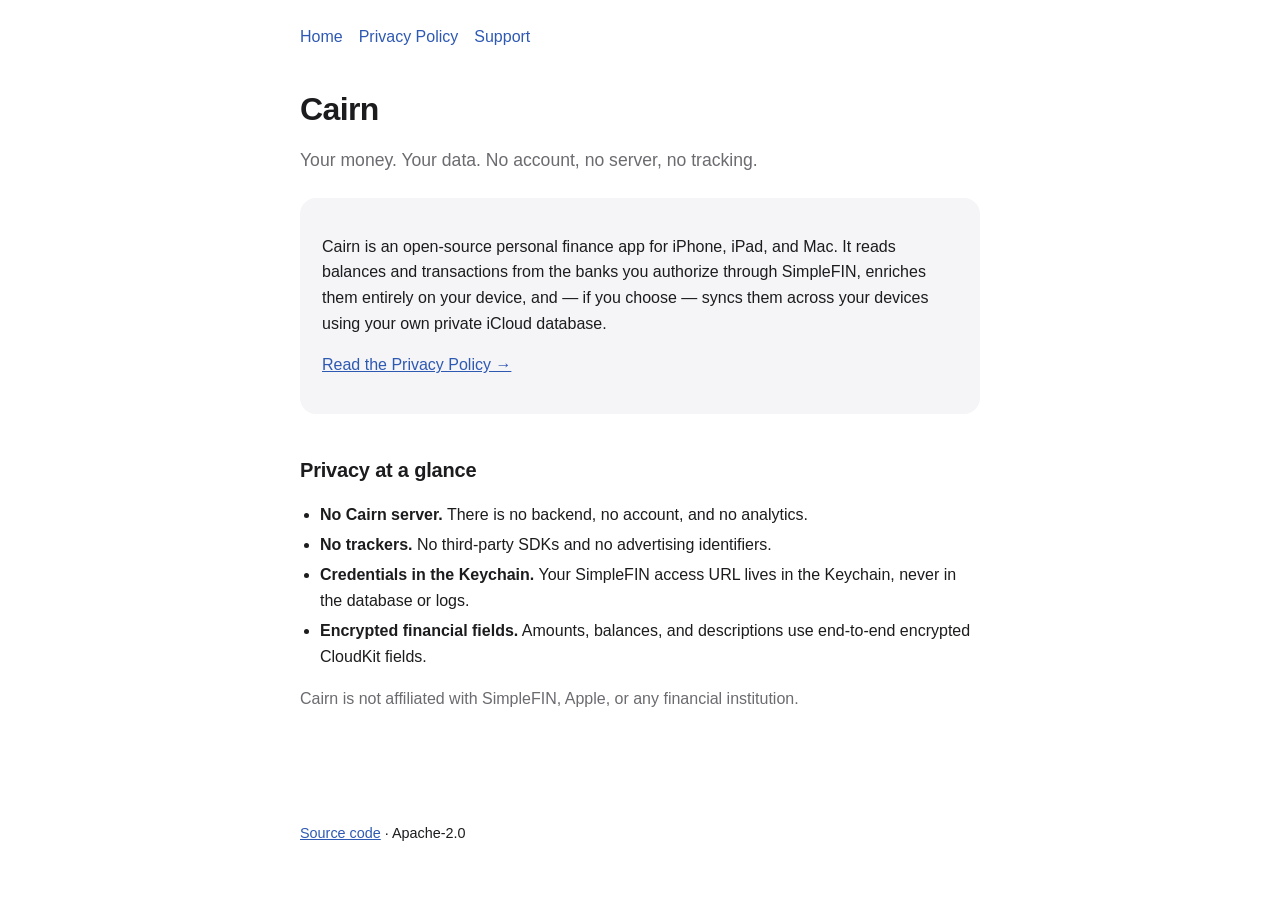
<file: index.html>
<!DOCTYPE html>
<html lang="en">
<head>
<meta charset="utf-8">
<meta name="viewport" content="width=device-width, initial-scale=1">
<title>Cairn — Privacy-First Personal Finance</title>
<meta name="description" content="Cairn is a privacy-first personal finance app for iPhone, iPad, and Mac. No account, no server, no tracking.">
<link rel="stylesheet" href="style.css">
</head>
<body>
<header class="site">
  <nav class="site"><a href="index.html">Home</a><a href="privacy.html">Privacy Policy</a><a href="support.html">Support</a></nav>
</header>
<main>
  <h1>Cairn</h1>
  <p class="lede">Your money. Your data. No account, no server, no tracking.</p>

  <div class="card">
    <p>Cairn is an open-source personal finance app for iPhone, iPad, and Mac. It reads balances and transactions from the banks you authorize through SimpleFIN, enriches them entirely on your device, and — if you choose — syncs them across your devices using your own private iCloud database.</p>
    <p><a href="privacy.html">Read the Privacy Policy →</a></p>
  </div>

  <h2>Privacy at a glance</h2>
  <ul>
    <li><strong>No Cairn server.</strong> There is no backend, no account, and no analytics.</li>
    <li><strong>No trackers.</strong> No third-party SDKs and no advertising identifiers.</li>
    <li><strong>Credentials in the Keychain.</strong> Your SimpleFIN access URL lives in the Keychain, never in the database or logs.</li>
    <li><strong>Encrypted financial fields.</strong> Amounts, balances, and descriptions use end-to-end encrypted CloudKit fields.</li>
  </ul>

  <p class="muted">Cairn is not affiliated with SimpleFIN, Apple, or any financial institution.</p>
</main>
<footer class="site">
  <p><a href="https://github.com/sehejjain/cairn">Source code</a> · Apache-2.0</p>
</footer>
</body>
</html>
</file>
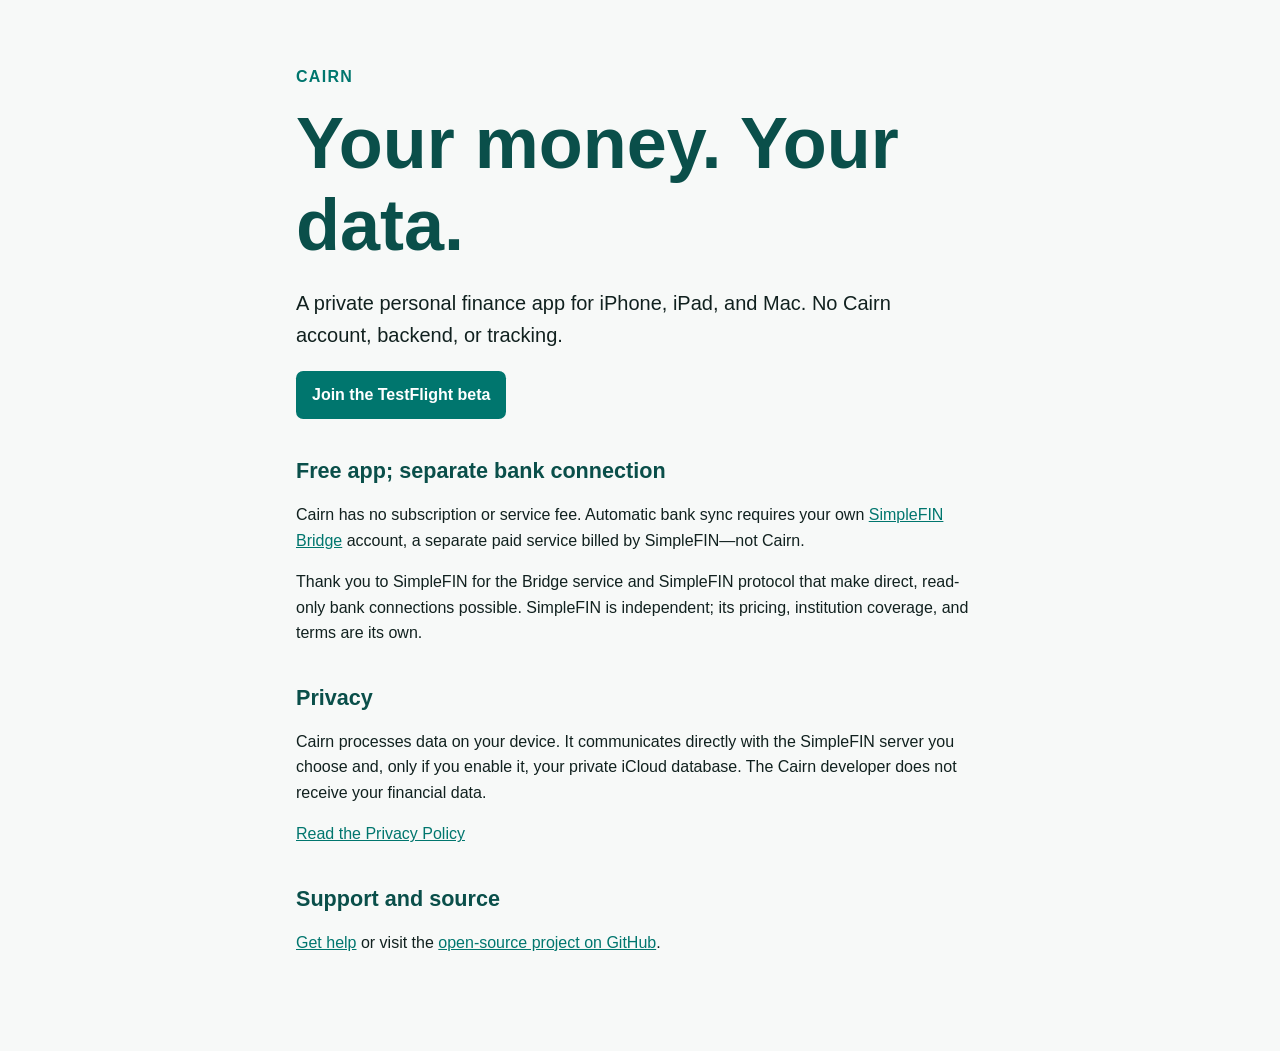
<file: docs/index.html>
<!doctype html>
<html lang="en">
  <head>
    <meta charset="utf-8">
    <meta name="viewport" content="width=device-width, initial-scale=1">
    <meta name="description" content="Cairn is a private, on-device personal finance app for Apple platforms.">
    <title>Cairn — Your money. Your data.</title>
    <link rel="stylesheet" href="site.css">
  </head>
  <body>
    <main>
      <p class="eyebrow">Cairn</p>
      <h1>Your money. Your data.</h1>
      <p class="lead">A private personal finance app for iPhone, iPad, and Mac. No Cairn account, backend, or tracking.</p>
      <p><a class="button" href="https://testflight.apple.com/join/zcmwDyef">Join the TestFlight beta</a></p>

      <section>
        <h2>Free app; separate bank connection</h2>
        <p>Cairn has no subscription or service fee. Automatic bank sync requires your own <a href="https://www.simplefin.org">SimpleFIN Bridge</a> account, a separate paid service billed by SimpleFIN—not Cairn.</p>
        <p>Thank you to SimpleFIN for the Bridge service and SimpleFIN protocol that make direct, read-only bank connections possible. SimpleFIN is independent; its pricing, institution coverage, and terms are its own.</p>
      </section>

      <section>
        <h2>Privacy</h2>
        <p>Cairn processes data on your device. It communicates directly with the SimpleFIN server you choose and, only if you enable it, your private iCloud database. The Cairn developer does not receive your financial data.</p>
        <p><a href="privacy.html">Read the Privacy Policy</a></p>
      </section>

      <section>
        <h2>Support and source</h2>
        <p><a href="support.html">Get help</a> or visit the <a href="https://github.com/sehejjain/cairn">open-source project on GitHub</a>.</p>
      </section>
    </main>
  </body>
</html>
</file>
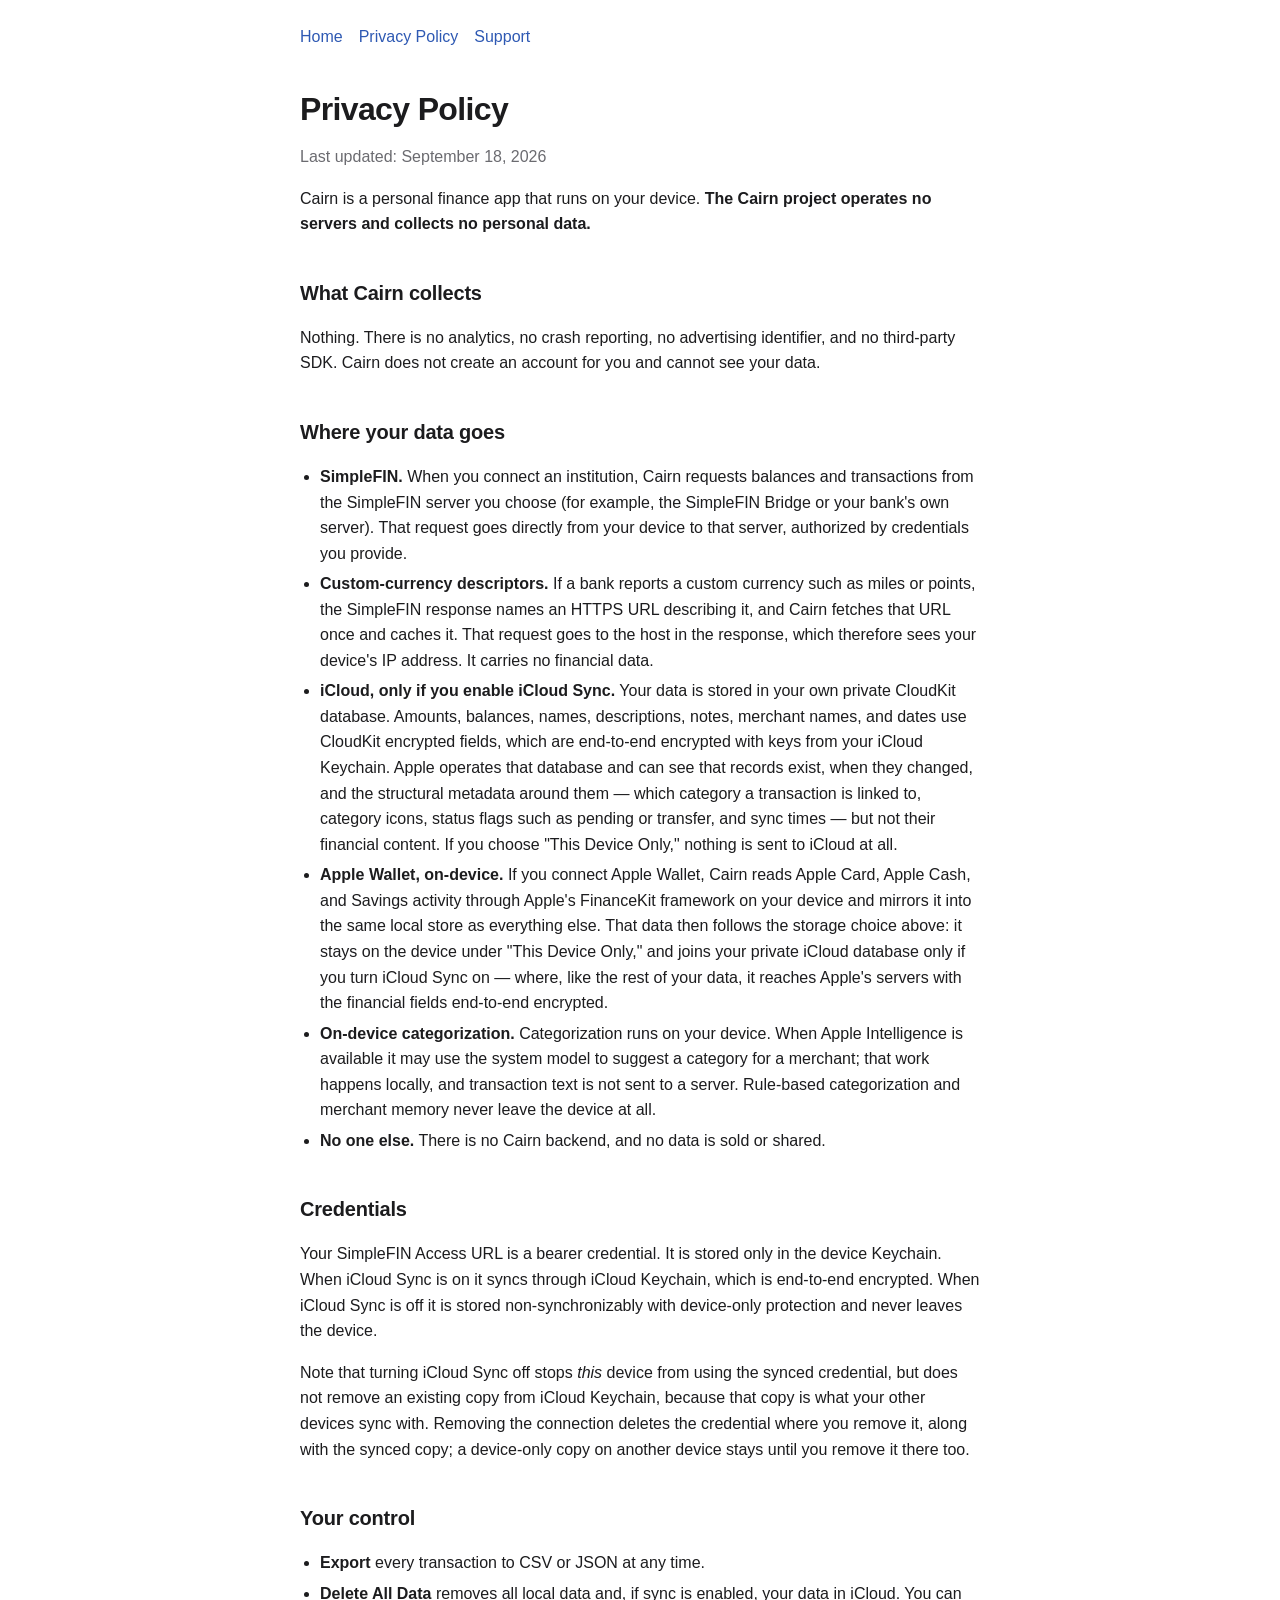
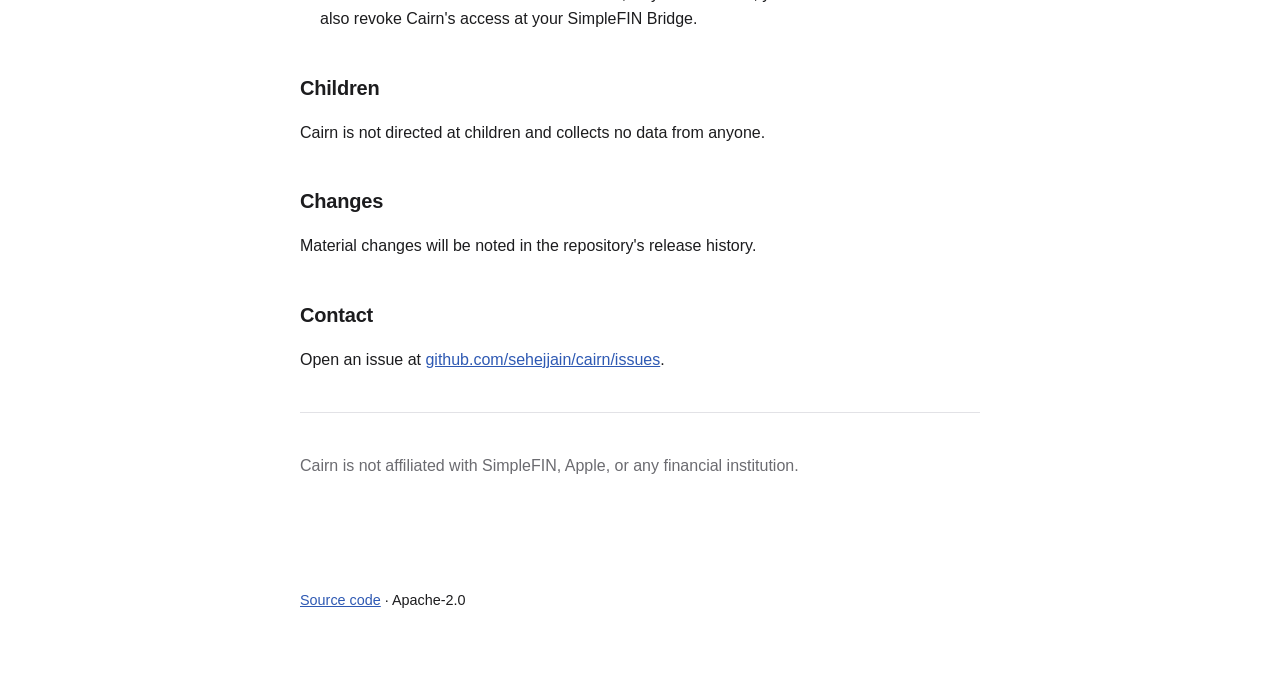
<file: privacy.html>
<!DOCTYPE html>
<html lang="en">
<head>
<meta charset="utf-8">
<meta name="viewport" content="width=device-width, initial-scale=1">
<title>Privacy Policy — Cairn</title>
<meta name="description" content="Cairn's privacy policy. Cairn collects no personal data and operates no servers.">
<link rel="stylesheet" href="style.css">
</head>
<body>
<header class="site">
  <nav class="site"><a href="index.html">Home</a><a href="privacy.html">Privacy Policy</a><a href="support.html">Support</a></nav>
</header>
<main>
  <h1>Privacy Policy</h1>
  <p class="muted">Last updated: September 18, 2026</p>

  <p>Cairn is a personal finance app that runs on your device. <strong>The Cairn project operates no servers and collects no personal data.</strong></p>

  <h2>What Cairn collects</h2>
  <p>Nothing. There is no analytics, no crash reporting, no advertising identifier, and no third-party SDK. Cairn does not create an account for you and cannot see your data.</p>

  <h2>Where your data goes</h2>
  <ul>
    <li>
      <strong>SimpleFIN.</strong> When you connect an institution, Cairn requests balances and transactions from the SimpleFIN server you choose (for example, the SimpleFIN Bridge or your bank's own server). That request goes directly from your device to that server, authorized by credentials you provide.
    </li>
    <li>
      <strong>Custom-currency descriptors.</strong> If a bank reports a custom currency such as miles or points, the SimpleFIN response names an HTTPS URL describing it, and Cairn fetches that URL once and caches it. That request goes to the host in the response, which therefore sees your device's IP address. It carries no financial data.
    </li>
    <li>
      <strong>iCloud, only if you enable iCloud Sync.</strong> Your data is stored in your own private CloudKit database. Amounts, balances, names, descriptions, notes, merchant names, and dates use CloudKit encrypted fields, which are end-to-end encrypted with keys from your iCloud Keychain. Apple operates that database and can see that records exist, when they changed, and the structural metadata around them — which category a transaction is linked to, category icons, status flags such as pending or transfer, and sync times — but not their financial content. If you choose "This Device Only," nothing is sent to iCloud at all.
    </li>
    <li>
      <strong>Apple Wallet, on-device.</strong> If you connect Apple Wallet, Cairn reads Apple Card, Apple Cash, and Savings activity through Apple's FinanceKit framework on your device and mirrors it into the same local store as everything else. That data then follows the storage choice above: it stays on the device under "This Device Only," and joins your private iCloud database only if you turn iCloud Sync on — where, like the rest of your data, it reaches Apple's servers with the financial fields end-to-end encrypted.
    </li>
    <li>
      <strong>On-device categorization.</strong> Categorization runs on your device. When Apple Intelligence is available it may use the system model to suggest a category for a merchant; that work happens locally, and transaction text is not sent to a server. Rule-based categorization and merchant memory never leave the device at all.
    </li>
    <li>
      <strong>No one else.</strong> There is no Cairn backend, and no data is sold or shared.
    </li>
  </ul>

  <h2>Credentials</h2>
  <p>Your SimpleFIN Access URL is a bearer credential. It is stored only in the device Keychain. When iCloud Sync is on it syncs through iCloud Keychain, which is end-to-end encrypted. When iCloud Sync is off it is stored non-synchronizably with device-only protection and never leaves the device.</p>
  <p>Note that turning iCloud Sync off stops <em>this</em> device from using the synced credential, but does not remove an existing copy from iCloud Keychain, because that copy is what your other devices sync with. Removing the connection deletes the credential where you remove it, along with the synced copy; a device-only copy on another device stays until you remove it there too.</p>

  <h2>Your control</h2>
  <ul>
    <li><strong>Export</strong> every transaction to CSV or JSON at any time.</li>
    <li><strong>Delete All Data</strong> removes all local data and, if sync is enabled, your data in iCloud. You can also revoke Cairn's access at your SimpleFIN Bridge.</li>
  </ul>

  <h2>Children</h2>
  <p>Cairn is not directed at children and collects no data from anyone.</p>

  <h2>Changes</h2>
  <p>Material changes will be noted in the repository's release history.</p>

  <h2>Contact</h2>
  <p>Open an issue at <a href="https://github.com/sehejjain/cairn/issues">github.com/sehejjain/cairn/issues</a>.</p>

  <hr>
  <p class="muted">Cairn is not affiliated with SimpleFIN, Apple, or any financial institution.</p>
</main>
<footer class="site">
  <p><a href="https://github.com/sehejjain/cairn">Source code</a> · Apache-2.0</p>
</footer>
</body>
</html>
</file>
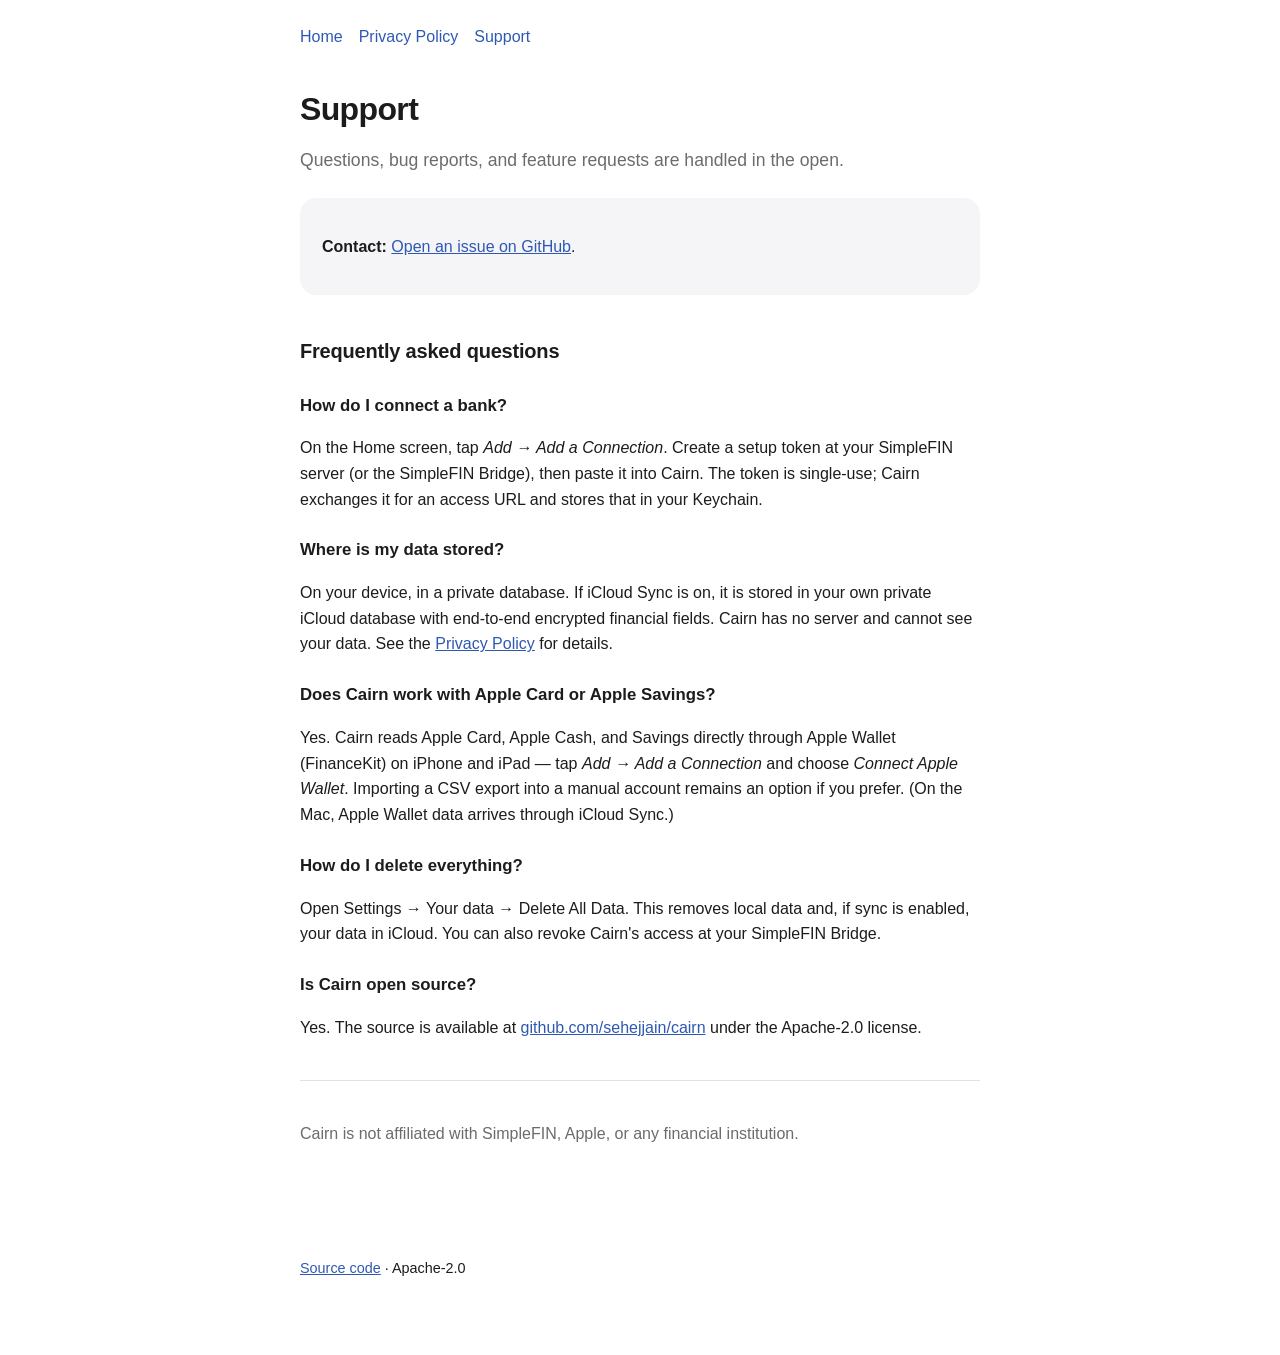
<file: support.html>
<!DOCTYPE html>
<html lang="en">
<head>
<meta charset="utf-8">
<meta name="viewport" content="width=device-width, initial-scale=1">
<title>Support — Cairn</title>
<meta name="description" content="Support and frequently asked questions for the Cairn personal finance app.">
<link rel="stylesheet" href="style.css">
</head>
<body>
<header class="site">
  <nav class="site"><a href="index.html">Home</a><a href="privacy.html">Privacy Policy</a><a href="support.html">Support</a></nav>
</header>
<main>
  <h1>Support</h1>
  <p class="lede">Questions, bug reports, and feature requests are handled in the open.</p>

  <div class="card">
    <p><strong>Contact:</strong> <a href="https://github.com/sehejjain/cairn/issues">Open an issue on GitHub</a>.</p>
  </div>

  <h2>Frequently asked questions</h2>

  <h3>How do I connect a bank?</h3>
  <p>On the Home screen, tap <em>Add → Add a Connection</em>. Create a setup token at your SimpleFIN server (or the SimpleFIN Bridge), then paste it into Cairn. The token is single-use; Cairn exchanges it for an access URL and stores that in your Keychain.</p>

  <h3>Where is my data stored?</h3>
  <p>On your device, in a private database. If iCloud Sync is on, it is stored in your own private iCloud database with end-to-end encrypted financial fields. Cairn has no server and cannot see your data. See the <a href="privacy.html">Privacy Policy</a> for details.</p>

  <h3>Does Cairn work with Apple Card or Apple Savings?</h3>
  <p>Yes. Cairn reads Apple Card, Apple Cash, and Savings directly through Apple Wallet (FinanceKit) on iPhone and iPad — tap <em>Add → Add a Connection</em> and choose <em>Connect Apple Wallet</em>. Importing a CSV export into a manual account remains an option if you prefer. (On the Mac, Apple Wallet data arrives through iCloud Sync.)</p>

  <h3>How do I delete everything?</h3>
  <p>Open Settings → Your data → Delete All Data. This removes local data and, if sync is enabled, your data in iCloud. You can also revoke Cairn's access at your SimpleFIN Bridge.</p>

  <h3>Is Cairn open source?</h3>
  <p>Yes. The source is available at <a href="https://github.com/sehejjain/cairn">github.com/sehejjain/cairn</a> under the Apache-2.0 license.</p>

  <hr>
  <p class="muted">Cairn is not affiliated with SimpleFIN, Apple, or any financial institution.</p>
</main>
<footer class="site">
  <p><a href="https://github.com/sehejjain/cairn">Source code</a> · Apache-2.0</p>
</footer>
</body>
</html>
</file>
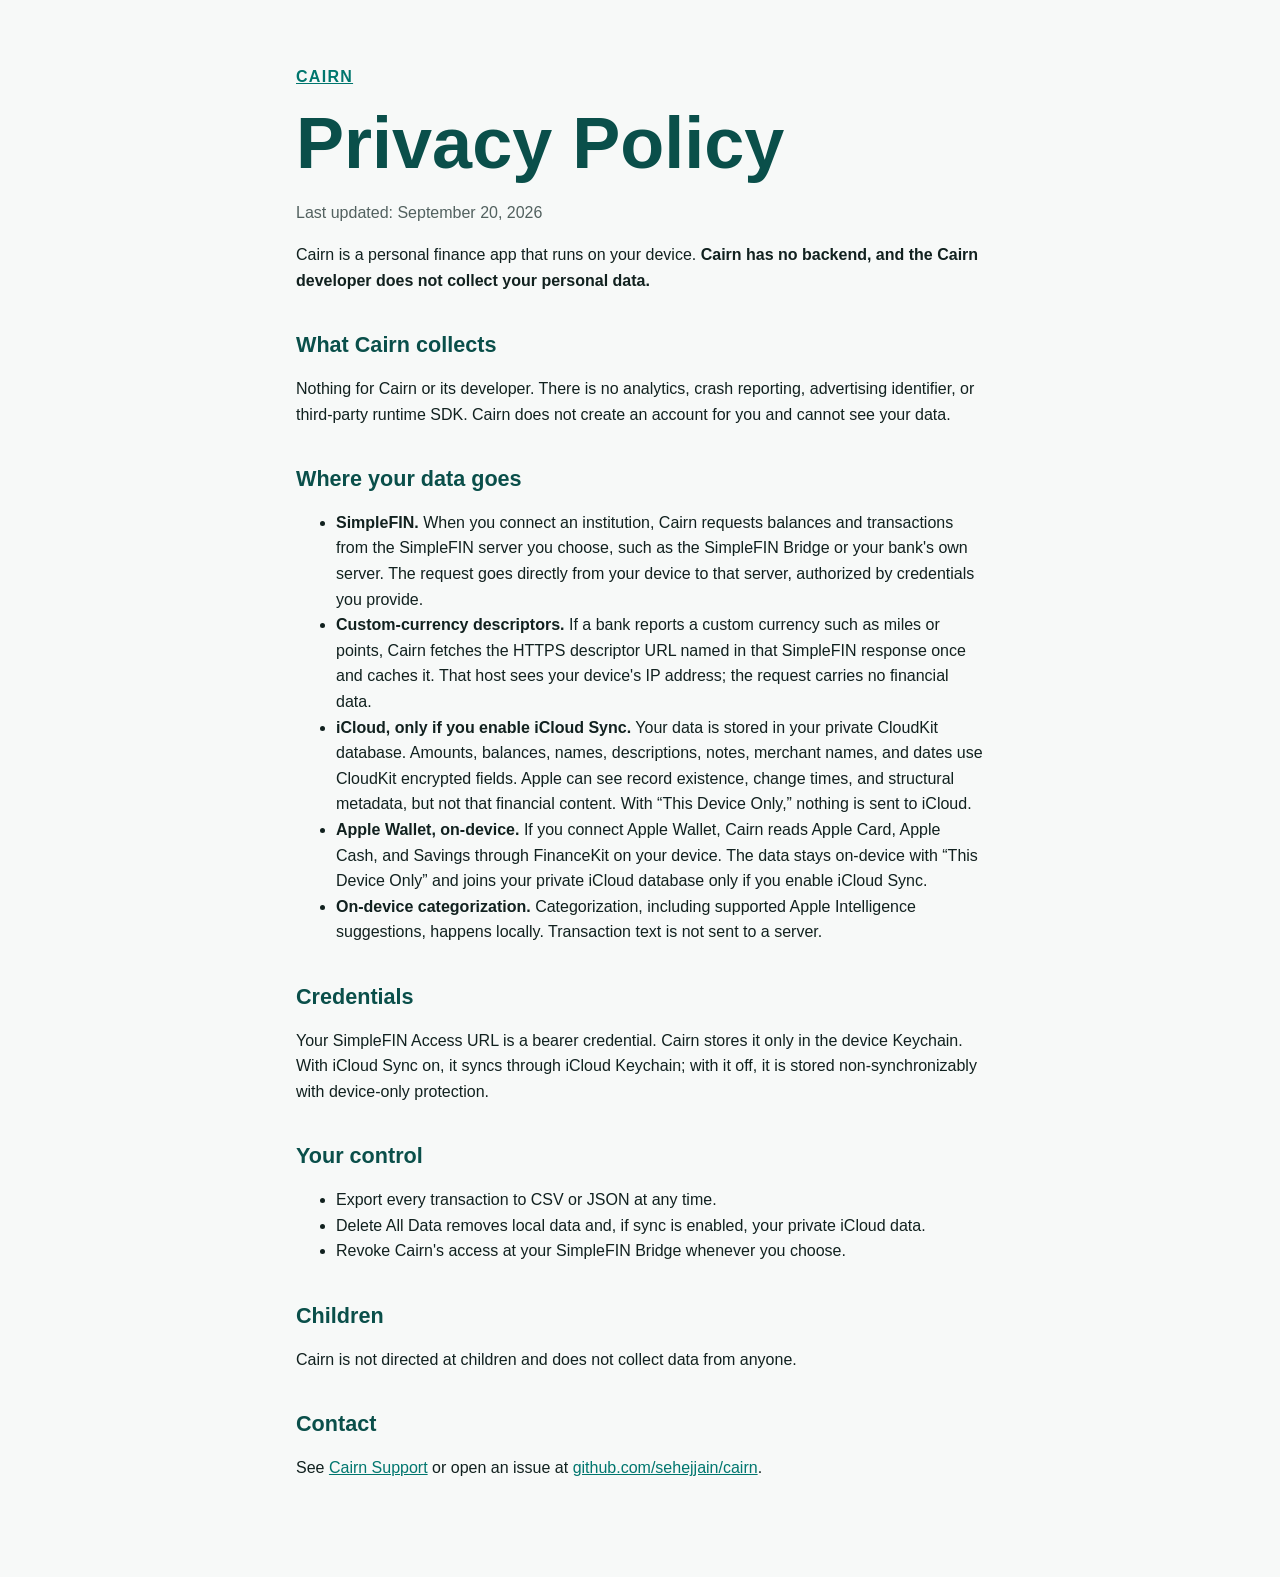
<file: docs/privacy.html>
<!doctype html>
<html lang="en">
  <head>
    <meta charset="utf-8">
    <meta name="viewport" content="width=device-width, initial-scale=1">
    <meta name="description" content="Cairn privacy policy.">
    <title>Privacy Policy — Cairn</title>
    <link rel="stylesheet" href="site.css">
  </head>
  <body>
    <main>
      <p class="eyebrow"><a href="index.html">Cairn</a></p>
      <h1>Privacy Policy</h1>
      <p class="muted">Last updated: September 20, 2026</p>
      <p>Cairn is a personal finance app that runs on your device. <strong>Cairn has no backend, and the Cairn developer does not collect your personal data.</strong></p>

      <h2>What Cairn collects</h2>
      <p>Nothing for Cairn or its developer. There is no analytics, crash reporting, advertising identifier, or third-party runtime SDK. Cairn does not create an account for you and cannot see your data.</p>

      <h2>Where your data goes</h2>
      <ul>
        <li><strong>SimpleFIN.</strong> When you connect an institution, Cairn requests balances and transactions from the SimpleFIN server you choose, such as the SimpleFIN Bridge or your bank's own server. The request goes directly from your device to that server, authorized by credentials you provide.</li>
        <li><strong>Custom-currency descriptors.</strong> If a bank reports a custom currency such as miles or points, Cairn fetches the HTTPS descriptor URL named in that SimpleFIN response once and caches it. That host sees your device's IP address; the request carries no financial data.</li>
        <li><strong>iCloud, only if you enable iCloud Sync.</strong> Your data is stored in your private CloudKit database. Amounts, balances, names, descriptions, notes, merchant names, and dates use CloudKit encrypted fields. Apple can see record existence, change times, and structural metadata, but not that financial content. With “This Device Only,” nothing is sent to iCloud.</li>
        <li><strong>Apple Wallet, on-device.</strong> If you connect Apple Wallet, Cairn reads Apple Card, Apple Cash, and Savings through FinanceKit on your device. The data stays on-device with “This Device Only” and joins your private iCloud database only if you enable iCloud Sync.</li>
        <li><strong>On-device categorization.</strong> Categorization, including supported Apple Intelligence suggestions, happens locally. Transaction text is not sent to a server.</li>
      </ul>

      <h2>Credentials</h2>
      <p>Your SimpleFIN Access URL is a bearer credential. Cairn stores it only in the device Keychain. With iCloud Sync on, it syncs through iCloud Keychain; with it off, it is stored non-synchronizably with device-only protection.</p>

      <h2>Your control</h2>
      <ul>
        <li>Export every transaction to CSV or JSON at any time.</li>
        <li>Delete All Data removes local data and, if sync is enabled, your private iCloud data.</li>
        <li>Revoke Cairn's access at your SimpleFIN Bridge whenever you choose.</li>
      </ul>

      <h2>Children</h2>
      <p>Cairn is not directed at children and does not collect data from anyone.</p>

      <h2>Contact</h2>
      <p>See <a href="support.html">Cairn Support</a> or open an issue at <a href="https://github.com/sehejjain/cairn">github.com/sehejjain/cairn</a>.</p>
    </main>
  </body>
</html>
</file>
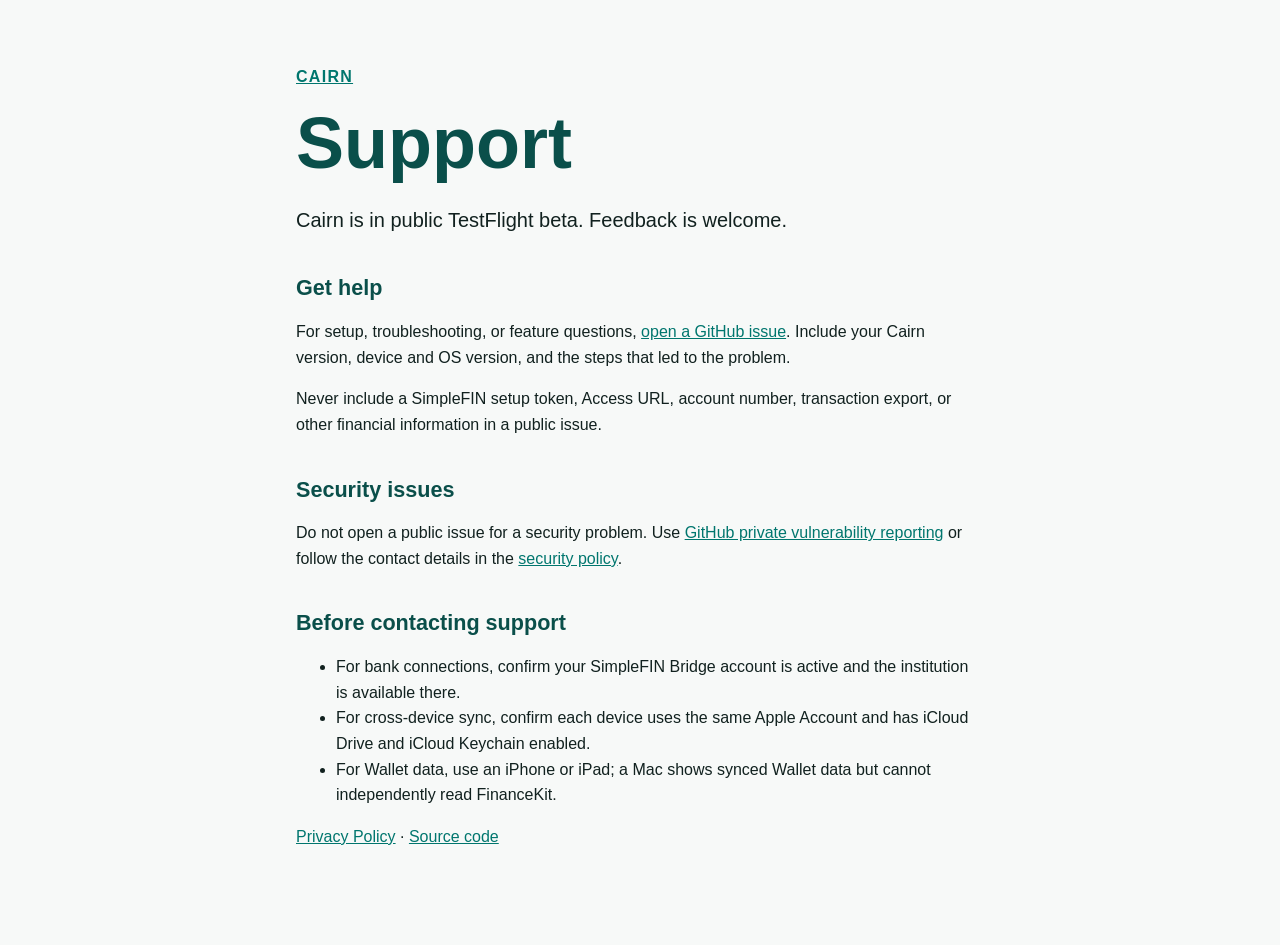
<file: docs/support.html>
<!doctype html>
<html lang="en">
  <head>
    <meta charset="utf-8">
    <meta name="viewport" content="width=device-width, initial-scale=1">
    <meta name="description" content="Support for Cairn.">
    <title>Support — Cairn</title>
    <link rel="stylesheet" href="site.css">
  </head>
  <body>
    <main>
      <p class="eyebrow"><a href="index.html">Cairn</a></p>
      <h1>Support</h1>
      <p class="lead">Cairn is in public TestFlight beta. Feedback is welcome.</p>

      <h2>Get help</h2>
      <p>For setup, troubleshooting, or feature questions, <a href="https://github.com/sehejjain/cairn/issues/new/choose">open a GitHub issue</a>. Include your Cairn version, device and OS version, and the steps that led to the problem.</p>
      <p>Never include a SimpleFIN setup token, Access URL, account number, transaction export, or other financial information in a public issue.</p>

      <h2>Security issues</h2>
      <p>Do not open a public issue for a security problem. Use <a href="https://github.com/sehejjain/cairn/security/policy">GitHub private vulnerability reporting</a> or follow the contact details in the <a href="https://github.com/sehejjain/cairn/blob/main/SECURITY.md">security policy</a>.</p>

      <h2>Before contacting support</h2>
      <ul>
        <li>For bank connections, confirm your SimpleFIN Bridge account is active and the institution is available there.</li>
        <li>For cross-device sync, confirm each device uses the same Apple Account and has iCloud Drive and iCloud Keychain enabled.</li>
        <li>For Wallet data, use an iPhone or iPad; a Mac shows synced Wallet data but cannot independently read FinanceKit.</li>
      </ul>

      <p><a href="privacy.html">Privacy Policy</a> · <a href="https://github.com/sehejjain/cairn">Source code</a></p>
    </main>
  </body>
</html>
</file>
<file: style.css>
:root {
  color-scheme: light dark;
  --bg: #ffffff;
  --fg: #1c1c1e;
  --muted: #6b6b70;
  --accent: #2e59b3;
  --card: #f5f5f7;
  --rule: #e2e2e6;
}

@media (prefers-color-scheme: dark) {
  :root {
    --bg: #111113;
    --fg: #f2f2f4;
    --muted: #a1a1a8;
    --accent: #8ab4ff;
    --card: #1c1c1f;
    --rule: #2c2c31;
  }
}

* { box-sizing: border-box; }

body {
  margin: 0;
  background: var(--bg);
  color: var(--fg);
  font: 16px/1.6 -apple-system, BlinkMacSystemFont, "SF Pro Text", "Segoe UI", Roboto, Helvetica, Arial, sans-serif;
  -webkit-text-size-adjust: 100%;
}

main {
  max-width: 720px;
  margin: 0 auto;
  padding: 40px 20px 80px;
}

header.site {
  max-width: 720px;
  margin: 0 auto;
  padding: 24px 20px 0;
}

h1 { font-size: 2rem; line-height: 1.2; margin: 0 0 0.25em; letter-spacing: -0.02em; }
h2 { font-size: 1.25rem; margin: 2em 0 0.5em; letter-spacing: -0.01em; }
h3 { font-size: 1.05rem; margin: 1.5em 0 0.4em; }
p, li { color: var(--fg); }
.lede { color: var(--muted); font-size: 1.1rem; }
.muted { color: var(--muted); }
a { color: var(--accent); }

ul { padding-left: 1.25em; }
li { margin: 0.3em 0; }

hr { border: 0; border-top: 1px solid var(--rule); margin: 2.5em 0; }

.card {
  background: var(--card);
  border-radius: 16px;
  padding: 20px 22px;
  margin: 1.5em 0;
}

nav.site a { margin-right: 16px; text-decoration: none; }
nav.site a:hover { text-decoration: underline; }

footer.site {
  max-width: 720px;
  margin: 0 auto;
  padding: 0 20px 60px;
  color: var(--muted);
  font-size: 0.9rem;
}

code {
  font-family: ui-monospace, SFMono-Regular, Menlo, monospace;
  font-size: 0.9em;
  background: var(--card);
  padding: 0.1em 0.35em;
  border-radius: 5px;
}
</file>
<file: docs/site.css>
:root {
  color-scheme: light dark;
  font-family: -apple-system, BlinkMacSystemFont, "Segoe UI", sans-serif;
  line-height: 1.6;
  background: #f7f9f8;
  color: #11211f;
}

body {
  margin: 0;
}

main {
  box-sizing: border-box;
  max-width: 46rem;
  margin: 0 auto;
  padding: 4rem 1.5rem 5rem;
}

h1, h2 {
  color: #0a4f4a;
  line-height: 1.15;
}

h1 {
  font-size: clamp(2.5rem, 8vw, 4.5rem);
  margin: 0 0 1rem;
}

h2 {
  font-size: 1.35rem;
  margin-top: 2.5rem;
}

a {
  color: #00766e;
}

.eyebrow {
  color: #00766e;
  font-weight: 700;
  letter-spacing: .08em;
  margin: 0 0 .75rem;
  text-transform: uppercase;
}

.lead {
  font-size: 1.25rem;
  max-width: 39rem;
}

.muted {
  color: #52615f;
}

.button {
  background: #00766e;
  border-radius: .45rem;
  color: #fff;
  display: inline-block;
  font-weight: 700;
  padding: .7rem 1rem;
  text-decoration: none;
}

@media (prefers-color-scheme: dark) {
  :root {
    background: #101817;
    color: #edf5f3;
  }

  h1, h2, a, .eyebrow {
    color: #69d6cb;
  }

  .muted {
    color: #b4c5c2;
  }

  .button {
    background: #69d6cb;
    color: #10201e;
  }
}
</file>
